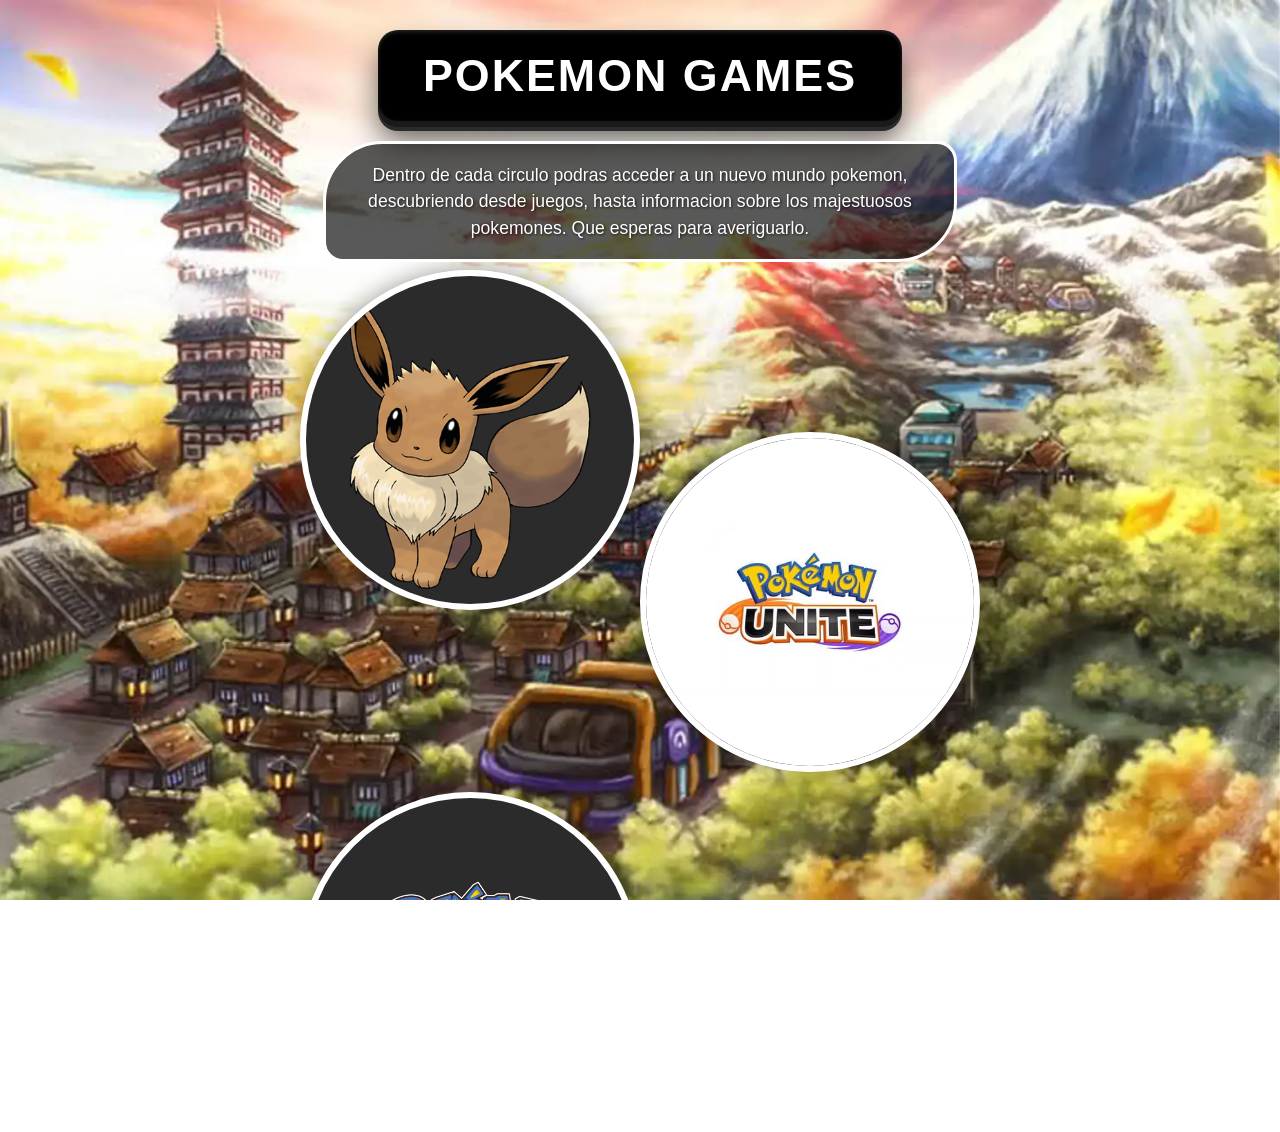
<file: Inicio.html>
<!DOCTYPE html>
<html lang="es">
<head>
  <meta charset="UTF-8">
  <meta name="viewport" content="width=device-width, initial-scale=1.0">
  <title>Pokemon Games</title>
  <link rel="icon" type="image/png" href="cosas imagenes/images.jpg">
  <link rel="stylesheet" href="Edicion.css">
</head>
<body>

  <div class="fondo"></div>

  <div class="titulo-caja">
    <div class="titulo">
      <p>POKEMON GAMES</p>
    </div>
    <div class="info-caja">
      <p>Dentro de cada circulo podras acceder a un nuevo mundo pokemon, descubriendo desde juegos, hasta informacion sobre los  majestuosos pokemones.
        Que esperas para averiguarlo.
      </p>
    </div>
  </div>

  <a class="enlace-boton pos-izq-arriba" href="style.html" rel="noopener">
    <div class="boton">
      <div class="circulo">
        <img class="img-normal" src="cosas imagenes/133.png" alt="">
        <img class="img-hover" src="cosas imagenes/800px-Sylveon.png" alt="">
      </div>
    </div>
  </a>

  <a class="enlace-boton pos-izq-abajo" href="Individual.html" target="_blank" rel="noopener">
    <div class="boton">
      <div class="circulo">
        <img class="img-normal" src="cosas imagenes/pokemon_champions_logo_by_jormxdos_djag2rt-fullview.png" alt="">
        <img class="img-hover" src="cosas imagenes/unnamed.png" alt="">
      </div>
    </div>
  </a>

  <a class="enlace-boton pos-der-centro" href="index.html" target="_blank" rel="noopener">
    <div class="boton">
      <div class="circulo">
        <img class="img-normal" src="cosas imagenes/77dfbcb6-2e0b-4480-8260-5b1262161022.jpg" alt="">
        <img class="img-hover" src="cosas imagenes/unnamed (1).png" alt="">
      </div>
    </div>
  </a>
</body>
</html>
</file>
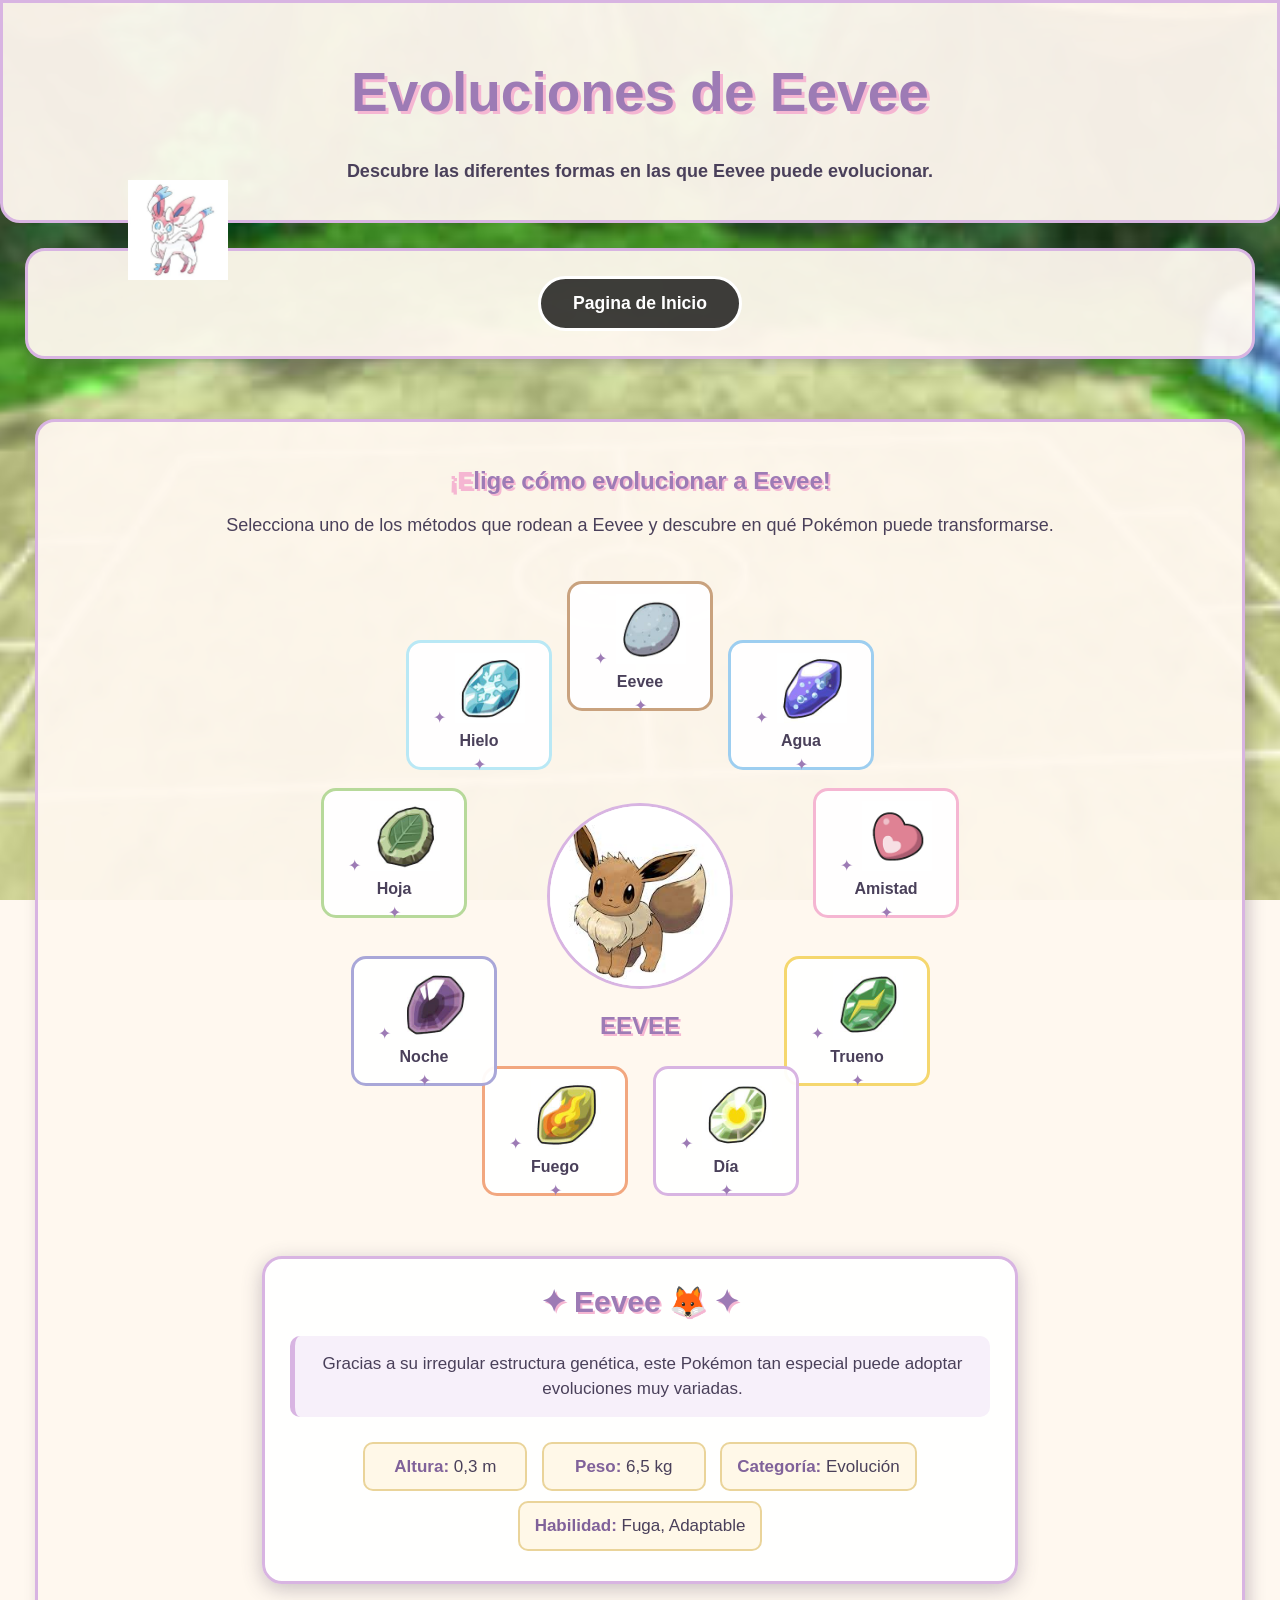
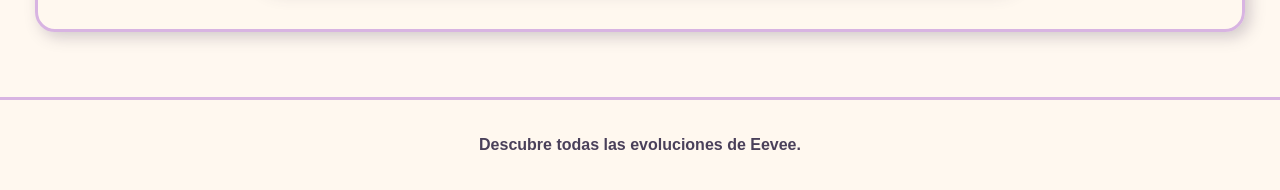
<file: style.html>
<!DOCTYPE html>
<html lang="es">

<head>
<meta charset="UTF-8">
<title>Evoluciones de Eevee</title>
<link rel="stylesheet" href="css/style.css">
<link rel="icon" href="Resource/eevee.jfif">
</head>

<body>
  <div id="pantalla-carga">
    <img src="Resource/eeveea.gif" alt="Eevee evolucionando">
    <p>Cargando...</p>
    <div class="barra-carga">
        <div class="barra-carga-relleno"></div>
    </div>
</div>
<div class="eevee-animado">
<img class="anim-eevee" src="Resource/eevee.jfif" alt="Eevee">
<img class="anim-vaporeon" src="Resource/vaporeon.jfif" alt="Vaporeon">
<img class="anim-jolteon" src="Resource/jolteon.jfif" alt="Jolteon">
<img class="anim-flareon" src="Resource/flareon.jfif" alt="Flareon">
<img class="anim-espeon" src="Resource/espeon.jfif" alt="Espeon">
<img class="anim-umbreon" src="Resource/umbreon.jfif" alt="Umbreon">
<img class="anim-leafeon" src="Resource/leafeon.jfif" alt="Leafeon">
<img class="anim-glaceon" src="Resource/glaceon.jfif" alt="Glaceon">
<img class="anim-sylveon" src="Resource/sylveon.jfif" alt="Sylveon">
</div>
<header>
<h1 class="titulo">Evoluciones de Eevee</h1>
<p>Descubre las diferentes formas en las que Eevee puede evolucionar.</p>
</header>
<div class="menu-cuadro">
    <a class="menu-boton" href="Inicio.html">Pagina de Inicio</a>
  </div>
<main>
<section class="evoluciones">

<h1>¡Elige cómo evolucionar a Eevee!</h1>

<p>
Selecciona uno de los métodos que rodean a Eevee y descubre
en qué Pokémon puede transformarse.
</p>

<div class="rueda-evoluciones">
<input type="radio" name="evolucion" id="eterna">
<label for="eterna" class="metodo eterna">
<img src="Resource/eterna.jfif" alt="Eevee">
<p>Eevee</p>
</label>

<input type="radio" name="evolucion" id="agua">
<label for="agua" class="metodo agua">
<img src="Resource/agua.jfif" alt="Piedra Agua">
<p>Agua</p>
</label>

<input type="radio" name="evolucion" id="amistad">
<label for="amistad" class="metodo amistad">
<img src="Resource/amistad.png" alt="Amistad">
<p>Amistad</p>
</label>

<input type="radio" name="evolucion" id="trueno">
<label for="trueno" class="metodo trueno">
<img src="Resource/trueno.jfif" alt="Piedra Trueno">
<p>Trueno</p>
</label>

<input type="radio" name="evolucion" id="dia">
<label for="dia" class="metodo dia">
<img src="Resource/dia.jfif" alt="Día">
<p>Día</p>
</label>

<input type="radio" name="evolucion" id="fuego">
<label for="fuego" class="metodo fuego">
<img src="Resource/fuego.jfif" alt="Piedra Fuego">
<p>Fuego</p>
</label>

<input type="radio" name="evolucion" id="noche">
<label for="noche" class="metodo noche">
<img src="Resource/noche.jfif" alt="Noche">
<p>Noche</p>
</label>

<input type="radio" name="evolucion" id="hoja">
<label for="hoja" class="metodo hoja">
<img src="Resource/hoja.jfif" alt="Piedra Hoja">
<p>Hoja</p>
</label>

<input type="radio" name="evolucion" id="hielo">
<label for="hielo" class="metodo hielo">
<img src="Resource/hielo.jfif" alt="Piedra Hielo">
<p>Hielo</p>
</label>


<div class="eevee-centro">

<img class="eevee" src="Resource/eevee.jfif" alt="Eevee">
<img class="vaporeon" src="Resource/vaporeon.jfif" alt="Vaporeon">
<img class="jolteon" src="Resource/jolteon.jfif" alt="Jolteon">
<img class="flareon" src="Resource/flareon.jfif" alt="Flareon">
<img class="espeon" src="Resource/espeon.jfif" alt="Espeon">
<img class="umbreon" src="Resource/umbreon.jfif" alt="Umbreon">
<img class="leafeon" src="Resource/leafeon.jfif" alt="Leafeon">
<img class="glaceon" src="Resource/glaceon.jfif" alt="Glaceon">
<img class="sylveon" src="Resource/sylveon.jfif" alt="Sylveon">

<h2 class="nombre-eevee">EEVEE</h2>
<h2 class="nombre-vaporeon">VAPOREON</h2>
<h2 class="nombre-jolteon">JOLTEON</h2>
<h2 class="nombre-flareon">FLAREON</h2>
<h2 class="nombre-espeon">ESPEON</h2>
<h2 class="nombre-umbreon">UMBREON</h2>
<h2 class="nombre-leafeon">LEAFEON</h2>
<h2 class="nombre-glaceon">GLACEON</h2>
<h2 class="nombre-sylveon">SYLVEON</h2>

</div>

</div>


<div class="informacion">

<div class="info-eevee">
<h2>Eevee 🦊</h2>
<p>Gracias a su irregular estructura genética, este Pokémon tan especial puede adoptar evoluciones muy variadas.</p>
<p><strong>Altura:</strong> 0,3 m</p>
<p><strong>Peso:</strong> 6,5 kg</p>
<p><strong>Categoría:</strong> Evolución</p>
<p><strong>Habilidad:</strong> Fuga, Adaptable</p>
</div>

<div class="info-agua">
<h2>Vaporeon 💧</h2>
<p>Vive cerca del agua. Su cola termina en una aleta parecida a la de un pez, por lo que hay gente que lo confunde con una sirena.</p>
<p><strong>Altura:</strong> 1,0 m</p>
<p><strong>Peso:</strong> 29,0 kg</p>
<p><strong>Categoría:</strong> Burbuja</p>
<p><strong>Habilidad:</strong> Absorbe Agua</p>
</div>

<div class="info-trueno">
<h2>Jolteon ⚡</h2>
<p>Concentra la débil actividad eléctrica de sus células para lanzar dañinas descargas.</p>
<p><strong>Altura:</strong> 0,8 m</p>
<p><strong>Peso:</strong> 24,5 kg</p>
<p><strong>Categoría:</strong> Relámpago</p>
<p><strong>Habilidad:</strong> Absorbe Elec</p>
</div>

<div class="info-fuego">
<h2>Flareon 🔥</h2>
<p>Almacena llamas en el interior del cuerpo. Tras inhalar profundamente, las lanza a una temperatura de 1.700 ºC.</p>
<p><strong>Altura:</strong> 0,9 m</p>
<p><strong>Peso:</strong> 25,0 kg</p>
<p><strong>Categoría:</strong> Llama</p>
<p><strong>Habilidad:</strong> Absorbe Fuego</p>
</div>

<div class="info-dia">
<h2>Espeon ☀️</h2>
<p>Al predecir el siguiente movimiento de su rival, los extremos de su cola bífida tiemblan ligeramente.</p>
<p><strong>Altura:</strong> 0,9 m</p>
<p><strong>Peso:</strong> 26,5 kg</p>
<p><strong>Categoría:</strong> Sol</p>
<p><strong>Habilidad:</strong> Sincronía</p>
</div>

<div class="info-noche">
<h2>Umbreon 🌙</h2>
<p>Si se expone al aura de la luna, los anillos de su cuerpo relucen y adquiere un poder misterioso.</p>
<p><strong>Altura:</strong> 1,0 m</p>
<p><strong>Peso:</strong> 27,0 kg</p>
<p><strong>Categoría:</strong> Luz Lunar</p>
<p><strong>Habilidad:</strong> Sincronía</p>
</div>

<div class="info-hoja">
<h2>Leafeon 🍃</h2>
<p>En días soleados, duerme y hace la fotosíntesis, con la que emite aire puro a su alrededor.</p>
<p><strong>Altura:</strong> 1,0 m</p>
<p><strong>Peso:</strong> 25,5 kg</p>
<p><strong>Categoría:</strong> Verdor</p>
<p><strong>Habilidad:</strong> Defensa Hoja</p>
</div>

<div class="info-hielo">
<h2>Glaceon ❄️</h2>
<p>Controla a su antojo la temperatura corporal y congela las partículas de agua que flotan en el aire para provocar ráfagas de nieve en polvo.</p>
<p><strong>Altura:</strong> 0,8 m</p>
<p><strong>Peso:</strong> 25,9 kg</p>
<p><strong>Categoría:</strong> Nieve Fresca</p>
<p><strong>Habilidad:</strong> Manto Níveo</p>
</div>

<div class="info-amistad">
<h2>Sylveon 🎀</h2>
<p>Con sus apéndices sensoriales con forma de cinta, emite unas ondas tranquilizadoras capaces de neutralizar la hostilidad de sus rivales.</p>
<p><strong>Altura:</strong> 1,0 m</p>
<p><strong>Peso:</strong> 23,5 kg</p>
<p><strong>Categoría:</strong> Vínculo</p>
<p><strong>Habilidad:</strong> Gran Encanto</p>
</div>

</div>

</section>

</main>

<footer>
<p>Descubre todas las evoluciones de Eevee.</p>
</footer>

</body>
</html>
</file>
<file: Edicion.css>
* {
  margin: 0;
  padding: 0;
  box-sizing: border-box;
}

html, body {
  width: 100%;
  min-height: 100vh;
  overflow-x: hidden;
  font-family: Arial, Helvetica, sans-serif;
}

body {
  position: relative;
  min-height: 900px; 
}

.fondo {
  position: fixed;
  top: 0;
  left: 0;
  width: 100%;
  height: 100vh;
  background-image: url("cosas imagenes/98.webp");
  background-size: cover;
  background-position: center;
  background-repeat: no-repeat;
  z-index: -1;
}

.titulo-caja {
  position: absolute;
  top: 30px;
  left: 50%;
  transform: translate(-50%);
  z-index: 4;
  display: flex;
  flex-direction: column;
  align-items: center;
  gap: 20px;
  width: 55%;
  text-align: center;
}

.titulo {
  background-color: #000000;
  padding: 20px 45px;
  border-radius: 20px;
  box-shadow:
    0 6px 0 #1a1a1a,
    0 10px 0 #2b2b2b,
    0 20px 30px rgba(0, 0, 0, 0.6),
    inset 0 2px 4px rgba(255, 255, 255, 0.15);
}

.titulo p {
  color: #ffffff;
  font-size: 2.8rem;
  font-weight: bold;
  letter-spacing: 2px;
  text-shadow: 2px 2px 0 #000, 4px 4px 6px rgba(0, 0, 0, 0.8);
}

.info-caja {
  background-color: rgba(0, 0, 0, 0.65);
  border: 3px solid #ffffff;
  border-radius: 60px 20px 60px 20px;
  padding: 18px 35px;
  max-width: 90%;
}

.info-caja p {
  color: #ffffff;
  font-size: 1.1rem;
  line-height: 1.5;
  text-shadow: 1px 1px 3px rgba(0, 0, 0, 0.8);
}

.enlace-boton {
  position: absolute;
  width: 340px;
  height: 340px;
  display: block;
  text-decoration: none;
  z-index: 3;
  animation-duration: 1.2s;
  animation-timing-function: cubic-bezier(0.25, 0.8, 0.25, 1);
  animation-fill-mode: forwards;
  opacity: 0;
}

.pos-izq-arriba {
  left: 300px;      
  top: 30%;         
  animation-name: entrada-izquierda;
}

.pos-izq-abajo {
  left: 300px;
  top: 88%;         
  animation-name: entrada-izquierda;
  animation-delay: 0.2s;
}

.pos-der-centro {
  right: 300px;
  top: 48%;
  animation-name: entrada-derecha;
  animation-delay: 0.4s;
}

@keyframes entrada-izquierda {
  0%   { transform: translateX(-400px); opacity: 0; }
  100% { transform: translateX(0); opacity: 1; }
}

@keyframes entrada-derecha {
  0%   { transform: translateX(400px); opacity: 0; }
  100% { transform: translateX(0); opacity: 1; }
}

.boton {
  width: 100%;
  height: 100%;
  border-radius: 50%;
  cursor: pointer;
  box-shadow: 0 0 25px rgba(0, 0, 0, 0.4);
  transition: transform 0.3s ease;
}

.enlace-boton:hover .boton {
  transform: scale(1.08);
}

.circulo {
  position: relative;
  width: 100%;
  height: 100%;
  border-radius: 50%;
  overflow: hidden;
  border: 6px solid #ffffff;         
  background-color: #2b2b2b;         
}

.circulo img {
  position: absolute;
  top: 0;
  left: 0;
  width: 100%;
  height: 100%;
  object-fit: cover;
  object-position: center;
  display: block;
  color: transparent;  
  font-size: 0;         
  transition: opacity 0.5s ease, transform 0.5s ease;
}

.img-normal {
  opacity: 1;
  transform: scale(1);
  z-index: 1;
}

.img-hover {
  opacity: 0;
  transform: scale(1.15);
  z-index: 2;
  pointer-events: none; 
}

.enlace-boton:hover .img-normal {
  opacity: 0;
  transform: scale(0.85);
}

.enlace-boton:hover .img-hover {
  opacity: 1;
  transform: scale(1);
}

@media (max-width: 768px) {
  .enlace-boton {
    width: 200px;
    height: 200px;
  }

  .pos-izq-arriba,
  .pos-izq-abajo {
    left: -30px;
  }

  .pos-der-centro {
    right: -30px;
  }

  .titulo p {
    font-size: 1.6rem;
  }

  .titulo-container {
    width: 85%;
    top: 15px;
  }
}
</file>
<file: css/style.css>
body {
    background-image: url("../Resource/zona.jfif");
    background-size: cover;
    background-position: center;
    background-attachment: fixed;
    background-color: #fff8f0;
    font-family: "Comic Sans MS", sans-serif;
    margin: 0;
    color: #4a405a;
}
header {
    background-color: rgba(255, 248, 240, 0.95);
    color: #4a405a;
    text-align: center;
    padding: 20px;
    border: 3px solid #d8b4e2;
    border-radius: 0px 0px 20px 20px;
    animation: aparecer 1s;
}
header p {
    font-size: 18px;
    font-weight: bold;
}
.titulo {
    color: #9d7bb5;
    font-size: 55px;
    text-shadow: 3px 3px 0px #f5b6d2;
    animation: aparecer 1s;
}
nav {
    background-color: rgba(255, 248, 240, 0.95);
    text-align: center;
    padding: 15px;
    margin: 10px 0px;
    border: 2px solid #d8b4e2;
}
.menu {
    background-color: #d8b4e2;
    color: white;
    padding: 10px 20px;
    margin: 5px;
    border-radius: 10px;
    text-decoration: none;
    font-weight: bold;
    display: inline-block;
    transition: background-color 0.3s, transform 0.3s;
}
.menu:hover {
    background-color: #f5b6d2;
    transform: scale(1.1);
}
.menu + .menu {
    margin-left: 10px;
}
main {
    padding: 10px;
}

.menu-cuadro {
  display: flex;
  justify-content: center;
  gap: 25px;
  flex-wrap: wrap;
  margin: 30px auto;
  background-color: rgba(255, 248, 240, 0.94);
    border: 3px solid #d8b4e2;
    border-radius: 20px;
    padding: 25px;
    margin: 25px;
    box-shadow: 5px 5px 15px rgba(74, 64, 90, 0.25);
    transition: transform 0.3s;
}

.menu-boton {
  display: inline-block;
  background-color: rgba(0, 0, 0, 0.75);
  color: #ffffff;
  text-decoration: none;
  font-size: 1.1rem;
  font-weight: bold;
  padding: 14px 32px;
  border-radius: 50px;
  border: 3px solid #ffffff;
  transition: transform 0.25s ease, background-color 0.25s ease;
}

.menu-boton:hover {
  transform: translateY(-4px);
}
section {
    background-color: rgba(255, 248, 240, 0.94);
    border: 3px solid #d8b4e2;
    border-radius: 20px;
    padding: 25px;
    margin: 25px;
    box-shadow: 5px 5px 15px rgba(74, 64, 90, 0.25);
    transition: transform 0.3s;
}
section:hover {
    transform: translateY(-5px);
}
section h1 {
    color: #9d7bb5;
    text-align: center;
    text-shadow: 2px 2px 0px #f5b6d2;
    animation: aparecer 1s;
}
section > p {
    color: #4a405a;
    font-size: 18px;
    text-align: center;
}
.rueda-evoluciones {
    position: relative;
    width: 700px;
    height: 640px;
    margin: 40px auto;
}
.rueda-evoluciones input {
    display: none;
}
.metodo {
    position: absolute;
    box-sizing: border-box;
    width: 146px;
    height: 130px;
    padding: 10px;
    background-color: rgba(255, 255, 255, 0.95);
    border: 3px solid #d8b4e2;
    border-radius: 15px;
    color: #4a405a;
    text-align: center;
    cursor: pointer;
    transition: transform 0.4s, background-color 0.4s, box-shadow 0.4s;
}
.metodo img {
    width: 70px;
    height: 70px;
    object-fit: contain;
    border: none;
    box-shadow: none;
}
.metodo p {
    margin: 5px;
    font-weight: bold;
}
.metodo:hover {
    transform: scale(1.15);
    background-color: #f5e6f8;
    box-shadow: 0px 0px 20px #d8b4e2;
}
.rueda-evoluciones input:checked + .metodo {
    transform: scale(1.15);
    animation: brillo-metodo 1s infinite alternate;
}
.metodo::before {
    content: "✦";
    color: #9d7bb5;
    margin-right: 5px;
}
.metodo::after {
    content: " ✦";
    color: #9d7bb5;
}
.eterna {
    top: 5px;
    left: 277px;
    border-color: #c9a27e;
}
.agua {
    top: 64px;
    left: 438px;
    border-color: #9dcef0;
}
.amistad {
    top: 212px;
    left: 523px;
    border-color: #f5b6d2;
}
.trueno {
    top: 380px;
    left: 494px;
    border-color: #f5d76e;
}
.dia {
    top: 490px;
    left: 363px;
    border-color: #d8b4e2;
}
.fuego {
    top: 490px;
    left: 192px;
    border-color: #f2a77f;
}
.noche {
    top: 380px;
    left: 61px;
    border-color: #a9a7d8;
}
.hoja {
    top: 212px;
    left: 31px;
    border-color: #b7d99a;
}
.hielo {
    top: 64px;
    left: 116px;
    border-color: #b9e8f5;
}
.rueda-evoluciones input:checked + .agua {
    background-color: #9dcef0;
}
.rueda-evoluciones input:checked + .amistad {
    background-color: #f5b6d2;
}
.rueda-evoluciones input:checked + .trueno {
    background-color: #ffe58a;
}
.rueda-evoluciones input:checked + .dia {
    background-color: #d8b4e2;
}
.rueda-evoluciones input:checked + .fuego {
    background-color: #ffb38a;
}
.rueda-evoluciones input:checked + .noche {
    background-color: #a9a7d8;
}
.rueda-evoluciones input:checked + .hoja {
    background-color: #b7d99a;
}
.rueda-evoluciones input:checked + .hielo {
    background-color: #b9e8f5;
}
.rueda-evoluciones input:checked + .eterna {
    background-color: #e8c9a8;
    animation: brillo-metodo 1s infinite alternate;
}
.eevee-centro {
    position: absolute;
    top: 227px;
    left: 250px;
    width: 200px;
    text-align: center;
}
.eevee-centro img {
    width: 180px;
    height: 180px;
    object-fit: contain;
    border: 3px solid #d8b4e2;
    border-radius: 50%;
    background-color: white;
}
.eevee-centro .eevee {
    animation: flotar 3s ease-in-out infinite;
}
.eevee-centro .vaporeon,
.eevee-centro .jolteon,
.eevee-centro .flareon,
.eevee-centro .espeon,
.eevee-centro .umbreon,
.eevee-centro .leafeon,
.eevee-centro .glaceon,
.eevee-centro .sylveon {
    display: none;
}
.eevee-centro h2 {
    color: #9d7bb5;
    text-shadow: 2px 2px #f5b6d2;
}
.nombre-vaporeon,
.nombre-jolteon,
.nombre-flareon,
.nombre-espeon,
.nombre-umbreon,
.nombre-leafeon,
.nombre-glaceon,
.nombre-sylveon {
    display: none;
}
#agua:checked ~ .eevee-centro .eevee {
    display: none;
}
#agua:checked ~ .eevee-centro .vaporeon {
    display: inline-block;
    border-color: #9dcef0;
    animation: transformacion 0.8s, flotar 3s ease-in-out 0.8s infinite;
}
#agua:checked ~ .eevee-centro .nombre-eevee {
    display: none;
}
#agua:checked ~ .eevee-centro .nombre-vaporeon {
    display: block;
    animation: aparecer 0.7s;
}
#trueno:checked ~ .eevee-centro .eevee {
    display: none;
}
#trueno:checked ~ .eevee-centro .jolteon {
    display: inline-block;
    border-color: #f5d76e;
    animation: transformacion 0.8s, flotar 3s ease-in-out 0.8s infinite;
}
#trueno:checked ~ .eevee-centro .nombre-eevee {
    display: none;
}
#trueno:checked ~ .eevee-centro .nombre-jolteon {
    display: block;
    animation: aparecer 0.7s;
}
#fuego:checked ~ .eevee-centro .eevee {
    display: none;
}
#fuego:checked ~ .eevee-centro .flareon {
    display: inline-block;
    border-color: #f2a77f;
    animation: transformacion 0.8s, flotar 3s ease-in-out 0.8s infinite;
}
#fuego:checked ~ .eevee-centro .nombre-eevee {
    display: none;
}
#fuego:checked ~ .eevee-centro .nombre-flareon {
    display: block;
    animation: aparecer 0.7s;
}
#dia:checked ~ .eevee-centro .eevee {
    display: none;
}
#dia:checked ~ .eevee-centro .espeon {
    display: inline-block;
    border-color: #d8b4e2;
    animation: transformacion 0.8s, flotar 3s ease-in-out 0.8s infinite;
}
#dia:checked ~ .eevee-centro .nombre-eevee {
    display: none;
}
#dia:checked ~ .eevee-centro .nombre-espeon {
    display: block;
    animation: aparecer 0.7s;
}
#noche:checked ~ .eevee-centro .eevee {
    display: none;
}
#noche:checked ~ .eevee-centro .umbreon {
    display: inline-block;
    border-color: #a9a7d8;
    animation: transformacion 0.8s, flotar 3s ease-in-out 0.8s infinite;
}
#noche:checked ~ .eevee-centro .nombre-eevee {
    display: none;
}
#noche:checked ~ .eevee-centro .nombre-umbreon {
    display: block;
    animation: aparecer 0.7s;
}
#hoja:checked ~ .eevee-centro .eevee {
    display: none;
}
#hoja:checked ~ .eevee-centro .leafeon {
    display: inline-block;
    border-color: #b7d99a;
    animation: transformacion 0.8s, flotar 3s ease-in-out 0.8s infinite;
}
#hoja:checked ~ .eevee-centro .nombre-eevee {
    display: none;
}
#hoja:checked ~ .eevee-centro .nombre-leafeon {
    display: block;
    animation: aparecer 0.7s;
}
#hielo:checked ~ .eevee-centro .eevee {
    display: none;
}
#hielo:checked ~ .eevee-centro .glaceon {
    display: inline-block;
    border-color: #b9e8f5;
    animation: transformacion 0.8s, flotar 3s ease-in-out 0.8s infinite;
}
#hielo:checked ~ .eevee-centro .nombre-eevee {
    display: none;
}
#hielo:checked ~ .eevee-centro .nombre-glaceon {
    display: block;
    animation: aparecer 0.7s;
}
#amistad:checked ~ .eevee-centro .eevee {
    display: none;
}
#amistad:checked ~ .eevee-centro .sylveon {
    display: inline-block;
    border-color: #f5b6d2;
    animation: transformacion 0.8s, flotar 3s ease-in-out 0.8s infinite;
}
#amistad:checked ~ .eevee-centro .nombre-eevee {
    display: none;
}
#amistad:checked ~ .eevee-centro .nombre-sylveon {
    display: block;
    animation: aparecer 0.7s;
}
.informacion {
    text-align: center;
}
.informacion > div {
    display: none;
    background-color: rgba(255, 255, 255, 0.97);
    color: #4a405a;
    border: 3px solid #d8b4e2;
    border-radius: 20px;
    padding: 25px;
    margin: 20px auto;
    max-width: 700px;
    box-shadow: 0px 5px 20px rgba(74, 64, 90, 0.3);
}
.info-eevee {
    display: block !important;
}
.evoluciones:has(#agua:checked) .info-eevee,
.evoluciones:has(#trueno:checked) .info-eevee,
.evoluciones:has(#fuego:checked) .info-eevee,
.evoluciones:has(#dia:checked) .info-eevee,
.evoluciones:has(#noche:checked) .info-eevee,
.evoluciones:has(#hoja:checked) .info-eevee,
.evoluciones:has(#hielo:checked) .info-eevee,
.evoluciones:has(#amistad:checked) .info-eevee {
    display: none !important;
}
.evoluciones:has(#agua:checked) .info-agua,
.evoluciones:has(#trueno:checked) .info-trueno,
.evoluciones:has(#fuego:checked) .info-fuego,
.evoluciones:has(#dia:checked) .info-dia,
.evoluciones:has(#noche:checked) .info-noche,
.evoluciones:has(#hoja:checked) .info-hoja,
.evoluciones:has(#hielo:checked) .info-hielo,
.evoluciones:has(#amistad:checked) .info-amistad {
    display: block;
    animation: aparecer-informacion 0.8s;
}
.evoluciones:has(#agua:checked) .info-agua {
    border-color: #9dcef0;
}
.evoluciones:has(#trueno:checked) .info-trueno {
    border-color: #f5d76e;
}
.evoluciones:has(#fuego:checked) .info-fuego {
    border-color: #f2a77f;
}
.evoluciones:has(#dia:checked) .info-dia {
    border-color: #d8b4e2;
}
.evoluciones:has(#noche:checked) .info-noche {
    border-color: #a9a7d8;
}
.evoluciones:has(#hoja:checked) .info-hoja {
    border-color: #b7d99a;
}
.evoluciones:has(#hielo:checked) .info-hielo {
    border-color: #b9e8f5;
}
.evoluciones:has(#amistad:checked) .info-amistad {
    border-color: #f5b6d2;
}
.informacion h2 {
    color: #9d7bb5;
    font-size: 30px;
    margin-top: 0px;
    margin-bottom: 15px;
    text-shadow: 2px 2px #f5b6d2;
}
.informacion h2::before {
    content: "✦ ";
}
.informacion h2::after {
    content: " ✦";
}
.informacion p {
    font-size: 17px;
    line-height: 1.5;
}
.informacion p:first-of-type {
    background-color: #f7f0fa;
    border-left: 5px solid #d8b4e2;
    border-radius: 10px;
    padding: 15px;
    margin-bottom: 20px;
}
.informacion p:not(:first-of-type) {
    display: inline-block;
    background-color: #fff8e8;
    border: 2px solid #ead49a;
    border-radius: 10px;
    padding: 10px 15px;
    margin: 5px;
    min-width: 130px;
}
.informacion strong {
    color: #80629a;
}
footer {
    background-color: rgba(255, 248, 240, 0.95);
    color: #4a405a;
    text-align: center;
    padding: 20px;
    border-top: 3px solid #d8b4e2;
    margin-top: 30px;
    font-weight: bold;
}
@keyframes aparecer {
    from {
        opacity: 0;
        transform: translateY(-20px);
    }
    to {
        opacity: 1;
        transform: translateY(0px);
    }
}
@keyframes transformacion {
    0% {
        opacity: 0;
        transform: scale(0.3) rotate(-20deg);
    }
    50% {
        opacity: 0.7;
        transform: scale(1.2) rotate(10deg);
    }
    100% {
        opacity: 1;
        transform: scale(1) rotate(0deg);
    }
}
@keyframes flotar {
    0% {
        transform: translateY(0px);
    }
    50% {
        transform: translateY(-10px);
    }
    100% {
        transform: translateY(0px);
    }
}
@keyframes brillo-metodo {
    from {
        box-shadow: 0px 0px 15px #d8b4e2;
    }
    to {
        box-shadow: 0px 0px 35px white;
    }
}
@keyframes aparecer-informacion {
    from {
        opacity: 0;
        transform: translateY(30px);
    }
    to {
        opacity: 1;
        transform: translateY(0px);
    }
}
.eevee-animado {
    position: fixed;
    top: 20%;
    left: 10%;
    width: 100px;
    height: 100px;
    z-index: 20;
    animation: recorrido-eevee 12s linear infinite;
}

.eevee-animado img {
    position: absolute;
    width: 100px;
    height: 100px;
    object-fit: contain;
}

.anim-eevee {
    animation: evolucion-eevee 12s linear infinite;
}

.anim-vaporeon {
    animation: evolucion-vaporeon 12s linear infinite;
}

.anim-jolteon {
    animation: evolucion-jolteon 12s linear infinite;
}

.anim-flareon {
    animation: evolucion-flareon 12s linear infinite;
}

.anim-espeon {
    animation: evolucion-espeon 12s linear infinite;
}

.anim-umbreon {
    animation: evolucion-umbreon 12s linear infinite;
}

.anim-leafeon {
    animation: evolucion-leafeon 12s linear infinite;
}

.anim-glaceon {
    animation: evolucion-glaceon 12s linear infinite;
}

.anim-sylveon {
    animation: evolucion-sylveon 12s linear infinite;
}

@keyframes recorrido-eevee {
    0% {
        top: 15%;
        left: 10%;
    }

    25% {
        top: 15%;
        left: 80%;
    }

    50% {
        top: 70%;
        left: 80%;
    }

    75% {
        top: 70%;
        left: 10%;
    }

    100% {
        top: 15%;
        left: 10%;
    }
}

@keyframes evolucion-eevee {
    0%, 10% {
        opacity: 1;
    }

    11%, 100% {
        opacity: 0;
    }
}

@keyframes evolucion-vaporeon {
    0%, 10% {
        opacity: 0;
    }

    11%, 20% {
        opacity: 1;
    }

    21%, 100% {
        opacity: 0;
    }
}

@keyframes evolucion-jolteon {
    0%, 20% {
        opacity: 0;
    }

    21%, 30% {
        opacity: 1;
    }

    31%, 100% {
        opacity: 0;
    }
}

@keyframes evolucion-flareon {
    0%, 30% {
        opacity: 0;
    }

    31%, 40% {
        opacity: 1;
    }

    41%, 100% {
        opacity: 0;
    }
}

@keyframes evolucion-espeon {
    0%, 40% {
        opacity: 0;
    }

    41%, 50% {
        opacity: 1;
    }

    51%, 100% {
        opacity: 0;
    }
}

@keyframes evolucion-umbreon {
    0%, 50% {
        opacity: 0;
    }

    51%, 60% {
        opacity: 1;
    }

    61%, 100% {
        opacity: 0;
    }
}

@keyframes evolucion-leafeon {
    0%, 60% {
        opacity: 0;
    }

    61%, 70% {
        opacity: 1;
    }

    71%, 100% {
        opacity: 0;
    }
}

@keyframes evolucion-glaceon {
    0%, 70% {
        opacity: 0;
    }

    71%, 80% {
        opacity: 1;
    }

    81%, 100% {
        opacity: 0;
    }
}

@keyframes evolucion-sylveon {
    0%, 80% {
        opacity: 0;
    }

    81%, 100% {
        opacity: 1;
    }
}
#pantalla-carga {
    position: fixed;
    top: 0;
    left: 0;
    width: 100%;
    height: 100vh;
    background-image: url("../Resource/zona.jfif");
    background-size: cover;
    background-position: center;
    z-index: 1000;
    display: flex;
    flex-direction: column;
    justify-content: center;
    align-items: center;
    animation: ocultar-carga 7s ease forwards;
}

#pantalla-carga img {
    width: 300px;
    height: 300px;
    object-fit: contain;
}

#pantalla-carga p {
    font-size: 24px;
    font-weight: bold;
}

.barra-carga {
    width: 300px;
    height: 20px;
    background-color: white;
    border: 3px solid #5b2396;
    border-radius: 10px;
    overflow: hidden;
}

.barra-carga-relleno {
    width: 0%;
    height: 100%;
    background-color: #f28c28;
    animation: cargar 7s linear forwards;
}

@keyframes cargar {
    from {
        width: 0%;
    }

    to {
        width: 100%;
    }
}

@keyframes ocultar-carga {
    0% {
        opacity: 1;
        visibility: visible;
    }

    90% {
        opacity: 1;
        visibility: visible;
    }

    100% {
        opacity: 0;
        visibility: hidden;
        pointer-events: none;
    }
}
section h1::first-letter {
    color: #f5b6d2;
}
</file>
